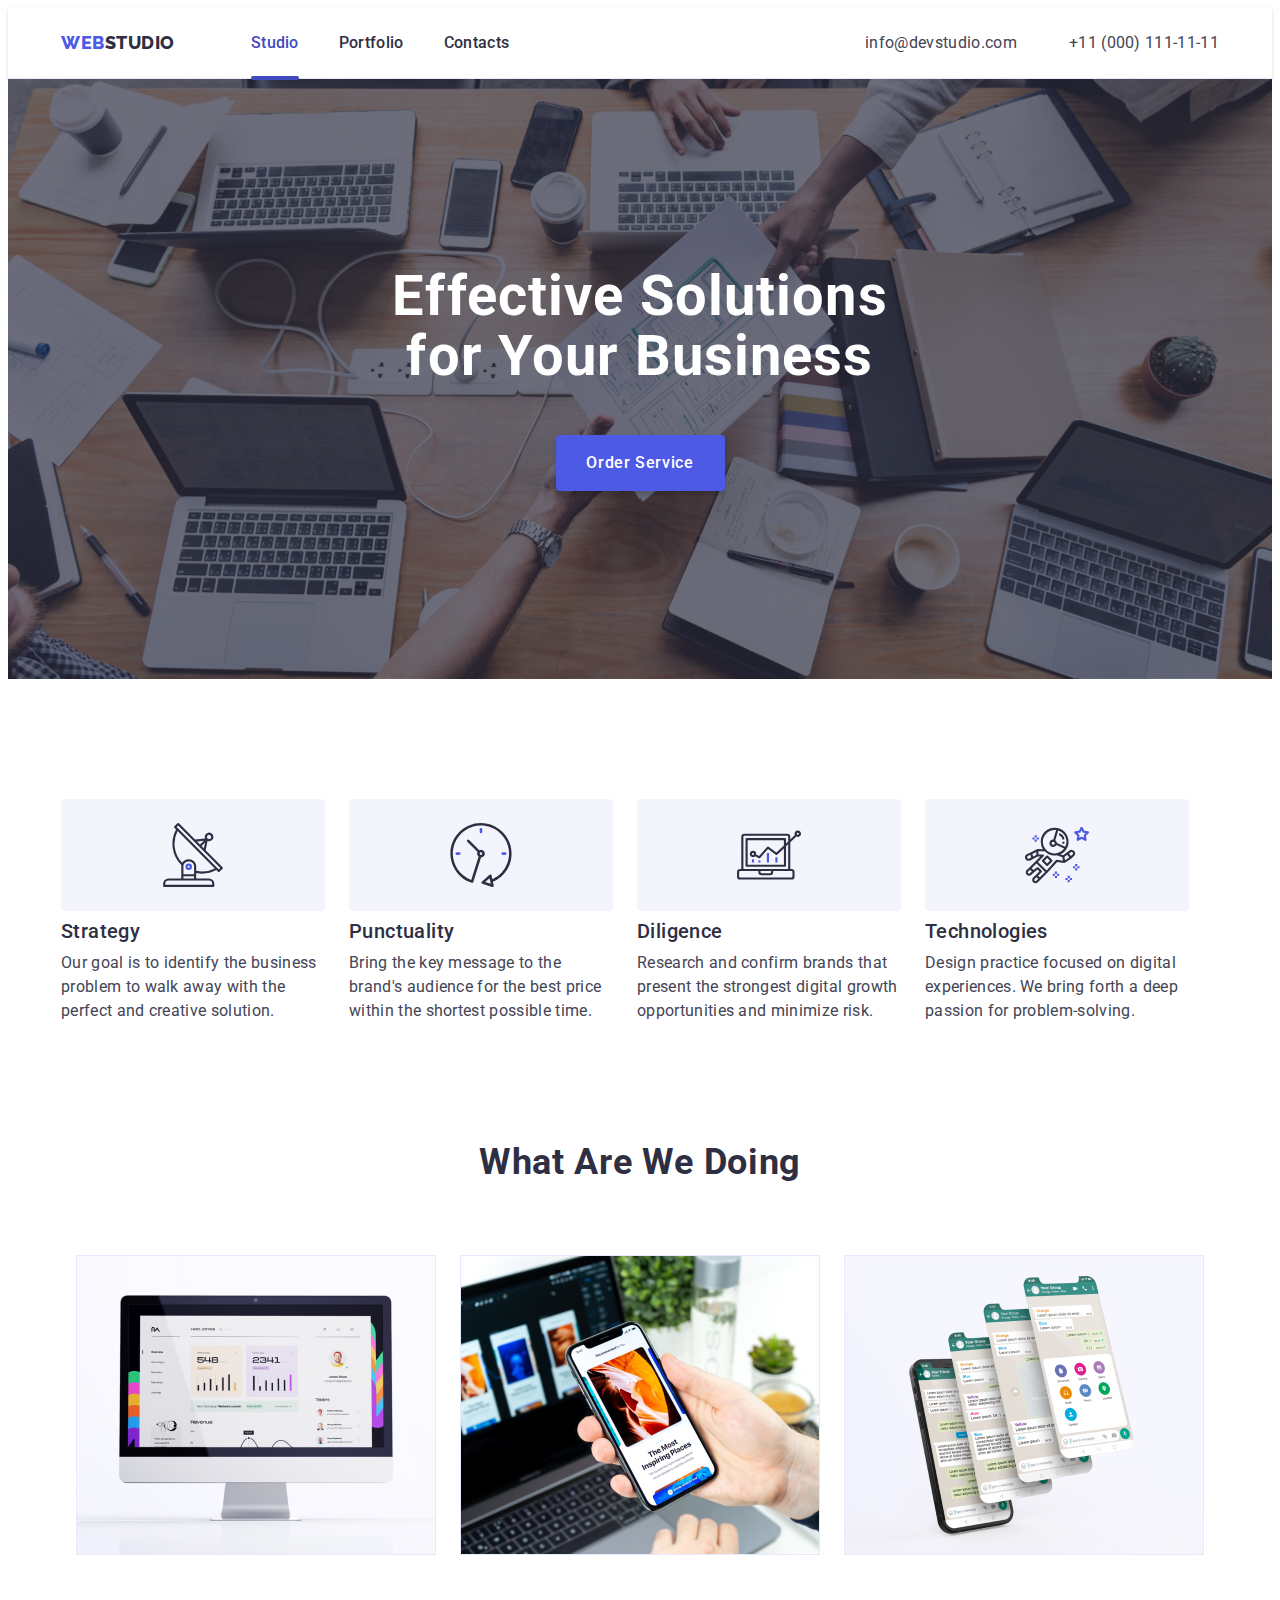
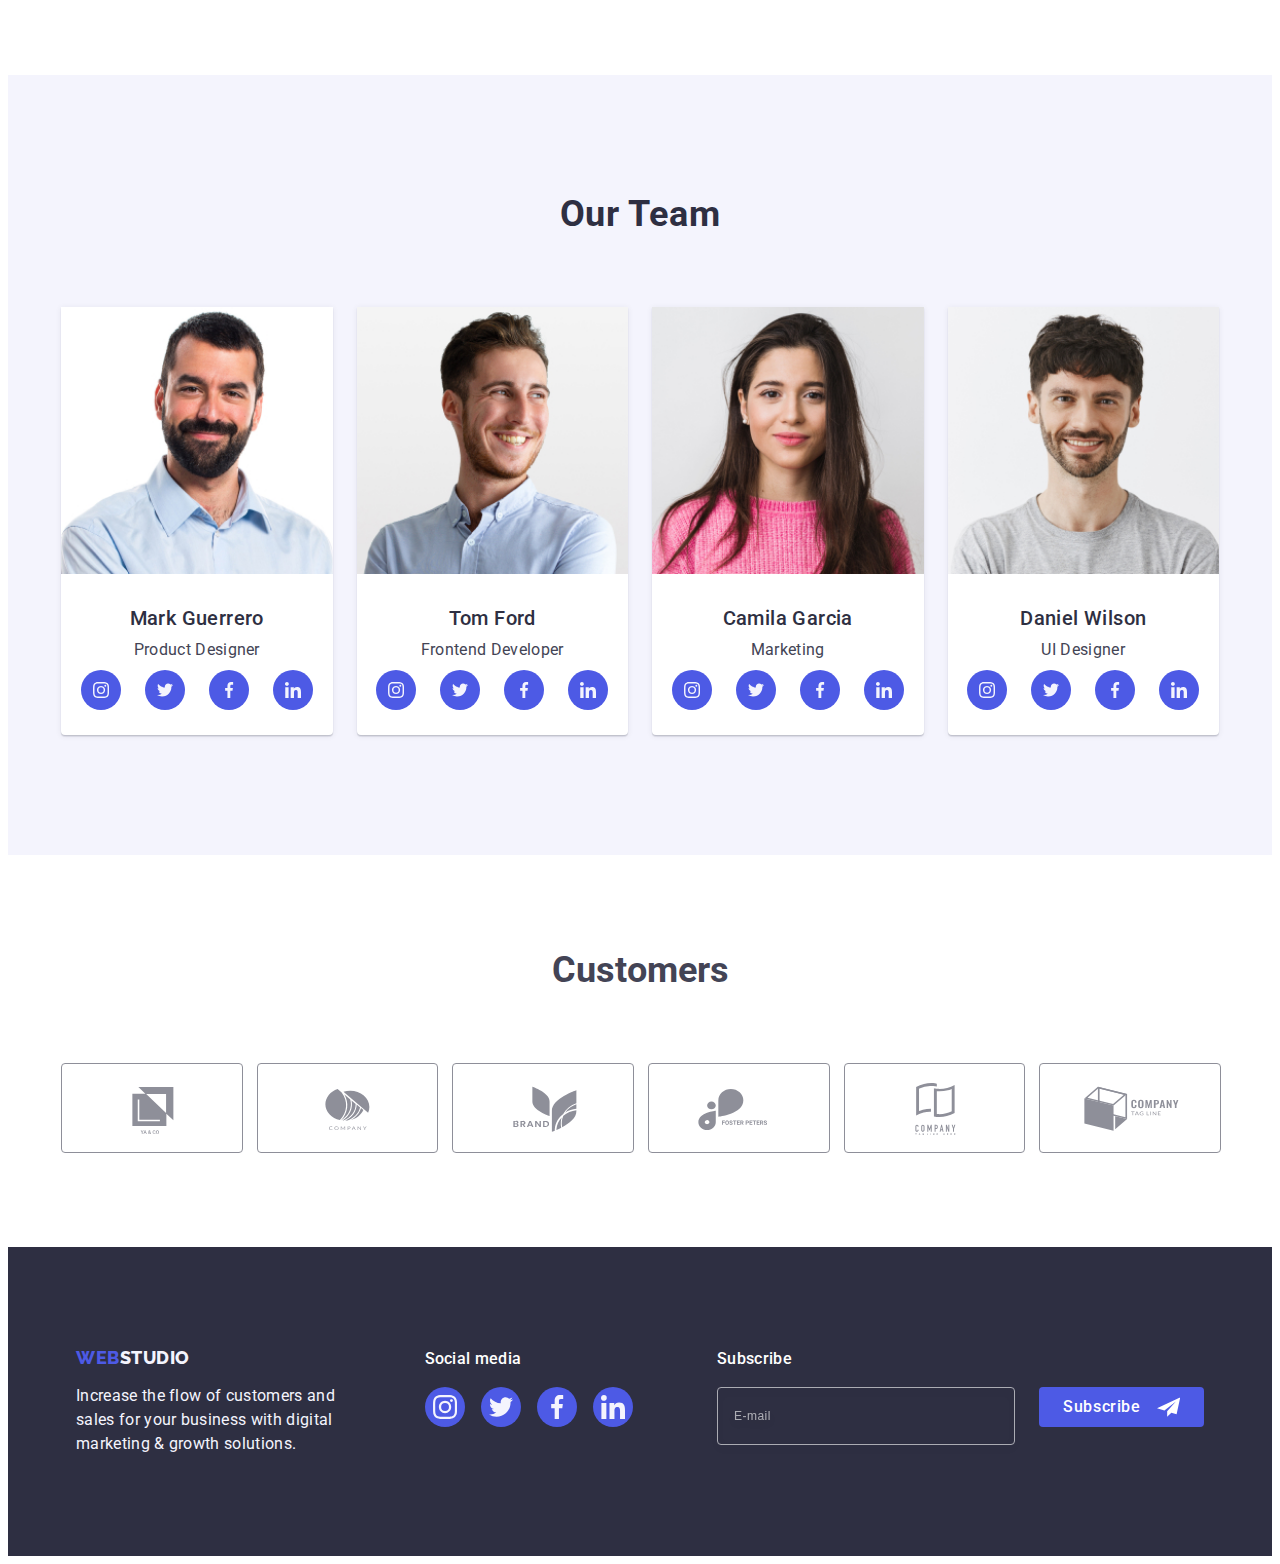
<file: index.html>
<!DOCTYPE html>
<html lang="en">
  <head>
    <meta charset="UTF-8" />
    <meta http-equiv="X-UA-Compatible" content="IE=edge" />
    <meta name="viewport" content="width=device-width, initial-scale=1.0" />
    <title>WebStudio</title>
    <link
      rel="stylesheet"
      href="https://cdnjs.cloudflare.com/ajax/libs/modern-normalize/2.0.0/modern-normalize.min.css"
      integrity="sha512-4xo8blKMVCiXpTaLzQSLSw3KFOVPWhm/TRtuPVc4WG6kUgjH6J03IBuG7JZPkcWMxJ5huwaBpOpnwYElP/m6wg=="
      crossorigin="anonymous"
      referrerpolicy="no-referrer"
    />
    <link href="https://unpkg.com/aos@2.3.1/dist/aos.css" rel="stylesheet">

    <link rel="stylesheet" href="./css/styles.css" />
    <link rel="stylesheet" href="./css/tablet.css" />
    <link rel="stylesheet" href="./css/destop.css" />
    <link rel="preconnect" href="https://fonts.googleapis.com" />
    <link rel="preconnect" href="https://fonts.gstatic.com" crossorigin />
    <link
      href="https://fonts.googleapis.com/css2?family=Raleway:wght@800&family=Roboto:wght@400;500;700&display=swap"
      rel="stylesheet"
    />
  
   
    
  </head>
  <body>
    <!--HEADER-->

    <header class="header-section">
      <div class="container header-container">
        <nav class="header-navigation">
          <a href="./index.html" class="header-logo-first link logo-title"
            >Web
            <span class="header-logo-second link logo-title">Studio</span></a
          >
          <ul class="nav-list list">
            <li class="nav-item">
              <a class="header-link current link " href="./index.html">Studio</a>
            </li>
            <li class="nav-item">
              <a class="header-link link" href="./portfolio.html">Portfolio</a>
            </li>
            <li class="nav-item">
              <a class="header-link link" href="">Contacts</a>
            </li>
          </ul>
        </nav>
        <address class="address">
          <ul class="address-list list">
            <li class="address-item">
              <a class="address-link link" href="mailto:info@devstudio.com"
                >info@devstudio.com</a
              >
            </li>
            <li class="address-item">
              <a class="address-link link" href="tel:+110001111111"
                >+11 (000) 111-11-11</a
              >
            </li>
          </ul>
        </address>
        <button type="button" class="mobile-menu-btn js-open-menu">
          <svg class="mobile-menu-btn-icon" width="32" height="22">
            <use href="./images/icons.svg#icon-menu-hamburger"></use>
          </svg>
        </button>
      </div>
      <div class="mob-menu js-menu-container">
        <button type="button" class="mobil-close-btn  js-close-menu">
          <svg class="mobil-close-btn-icon" width="8" height="8">
            <use href="./images/icons.svg#icon-icon-close-modal"></use>
          </svg>
        </button>
        <div>
          <ul class="mob-list list">
            <li class="mob-item">
              <a class="mob-link current link" href="./index.html">Studio</a>
            </li>
            <li class="mob-item">
              <a class="mob-link link" href="./portfolio.html">Portfolio</a>
            </li>
            <li class="mob-item">
              <a class="mob-link link" href="">Contacts</a>
            </li>
          </ul>
        </div>
<div>
          <ul class="mob-address-list list">
            <li class="mob-address-item">
              <a class="tel-mob-address-link link" href="tel:+110001111111"
                >+11 (000) 111-11-11</a
              >
            </li>
            <li class="email-mob-address-item">
              <a class="mob-address-link link" href="mailto:info@devstudio.com"
                >info@devstudio.com</a
              >
            </li>
</ul>
          <ul class="mob-soc-list list">
            <li class="mob-soc-item">
              <a
                href=""
                class="mob-soc-link link"
                target="_blank"
                rel="noopener noreferrer"
              >
                <svg class="mob-soc-icon" width="24" height="24">
                  <use href="./images/icons.svg#icon-instagram"></use></svg
              ></a>
            </li>
            <li class="mob-soc-item">
              <a
                href=""
                class="mob-soc-link link"
                target="_blank"
                rel="noopener noreferrer"
              >
                <svg class="mob-soc-icon" width="24" height="24">
                  <use href="./images/icons.svg#icon-twitter"></use>
                </svg>
              </a>
            </li>
            <li class="mob-soc-item">
              <a
                href=""
                class="mob-soc-link link"
                target="_blank"
                rel="noopener noreferrer"
              >
                <svg class="mob-soc-icon" width="24" height="24">
                  <use href="./images/icons.svg#icon-facebook"></use></svg
              ></a>
            </li>
            <li class="mob-soc-item">
              <a
                href=""
                class="mob-soc-link link"
                target="_blank"
                rel="noopener noreferrer"
              >
                <svg class="mob-soc-icon" width="24" height="24">
                  <use href="./images/icons.svg#icon-linkedin"></use></svg
              ></a>
            </li>
          </ul>
        </div>

      </div>
    </header>
    <main>
      <!--HERO-->

    <section class="section-hero">
        <div class="container hero-container">
          <h1 class="headline">Effective Solutions for Your Business</h1>
          <button type="button" class="btn-hero" data-modal-open>Order Service</button>
        </div>
      </section>

      <!--OUR PRINCIPLES AND PRIORITIES-->

    <section class="section-principles">
        <div class="container principles-container">
          <h2 class="principles-title visually-hidden">
            OUR PRINCIPLES AND PRIORITIES
          </h2>
          <ul class="principles-list list">
            <li class="principles-item">
              <div class="program-logo"><svg class="svg-icon" width="64" height="64">
                <use href="./images/icons.svg#icon-antenna"></use>
              </svg></div>
              <h3 class="page-subtitle">Strategy</h3>
              <p class="principles-text">
                Our goal is to identify the business problem to walk away with
                the perfect and creative solution.
              </p>
            </li>
            <li class="principles-item">
              <div class="program-logo"><svg class="svg-icon" width="64" height="64">
                <use href="./images/icons.svg#icon-clock"></use>
              </svg></div>
              <h3 class="page-subtitle">Punctuality</h3>
              <p class="principles-text">
                Bring the key message to the brand's audience for the best price
                within the shortest possible time.
              </p>
            </li>
            <li class="principles-item">
              <div class="program-logo"><svg class="svg-icon" width="64" height="64">
                <use href="./images/icons.svg#icon-diagram"></use>
              </svg></div>
              <h3 class="page-subtitle">Diligence</h3>
              <p class="principles-text">
                Research and confirm brands that present the strongest digital
                growth opportunities and minimize risk.
              </p>
            </li>
            <li class="principles-item">
              <div class="program-logo"><svg class="svg-icon" width="64" height="64">
                <use href="./images/icons.svg#icon-astronaut"></use>
              </svg></div>
              <h3 class="page-subtitle">Technologies</h3>
              <p class="principles-text">
                Design practice focused on digital experiences. We bring forth a
                deep passion for problem-solving.
              </p>
            </li>
          </ul>
        </div>
      </section> 

      <!--OUR PRODUCTS-->

      <section class="product-section">
        <div class="container product-container">
          <h2 class="body-title">What are we doing</h2>
          <ul class="product-list list">
            <li class="product-item">
              <picture>
                <source
                  srcset="
                    ./images/futures/computer-app.jpg    1x,
                    ./images/futures/computer-app-2x.jpg 2x
                  "
                  media="(min-width: 1200px)"
                />
                <source
                  srcset="
                    ./images/futures/computer-app.jpg    1x,
                    ./images/futures/computer-app-2x.jpg 2x
                  "
                  media="(min-width: 768px)"
                />
                <source
                  srcset="
                    ./images/futures/computer-app.jpg    1x,
                    ./images/futures/computer-app-2x.jpg 2x
                  "
                  media="(max-width: 768px)"
                />

                <img
                src="./images/futures/computer-app.jpg"
                alt="computer programs"
                width="360"
                height="300"
              />
              </picture>
            
            </li>
          
            <li class="product-item">
              <source
              srcset="
                ./images/futures/phone-app.jpg    1x,
                ./images/futures/phone-app-2x.jpg 2x
              "
              media="(min-width: 1200px)"
            />
            <source
              srcset="
                ./images/futures/phone-app.jpg    1x,
                ./images/futures/phone-app-2x.jpg 2x
              "
              media="(min-width: 768px)"
            />
            <source
              srcset="
                ./images/futures/phone-app.jpg    1x,
                ./images/futures/phone-app-2x.jpg 2x
              "
              media="(max-width: 768px)"
            />
            <img
              src="./images/futures/phone-app.jpg"
              alt="programs for mobile devices"
              width="360"
              height="300"
            />
          </picture>

            </li>
            <li class="product-item">
              <picture>
                <source
                  srcset="
                    ./images/futures/multyplatform-apps.jpg    1x,
                    ./images/futures/multyplatform-apps-2x.jpg 2x
                  "
                  media="(min-width: 1200px)"
                />
                <source
                  srcset="
                    ./images/futures/multyplatform-apps.jpg    1x,
                    ./images/futures/multyplatform-apps-2x.jpg 2x
                  "
                  media="(min-width: 768px)"
                />
                <source
                  srcset="
                    ./images/futures/multyplatform-apps.jpg    1x,
                    ./images/futures/multyplatform-apps-2x.jpg 2x
                  "
                  media="(max-width: 768px)"
                />
                <img
                  src="./images/futures/multyplatform-apps.jpg"
                  alt="multiplatform programs"
                  width="360"
                  height="300"
                />
              </picture>
            
              
            </li>
          </ul>
        </div>
      </section> 

      <!--OUR TEAM-->

      <section class="team-section">
        <div class="container team-container">
          <h2 class="body-title">Our Team</h2>
          <ul class="team-list list"> 
            <li class="team-item">
              <picture>
                <source
                  srcset="
                    ./images/team/mark-guerrero.jpg    1x,
                    ./images/team/mark-guerrero-2x.jpg 2x
                  "
                  media="(min-width: 1200px)"
                />
                <source
                  srcset="
                    ./images/team/mark-guerrero.jpg    1x,
                    ./images/team/mark-guerrero-2x.jpg 2x
                  "
                  media="(min-width: 768px)"
                />
                <source
                  srcset="
                    ./images/team/mark-guerrero.jpg    1x,
                    ./images/team/mark-guerrero-2x.jpg 2x
                  "
                  media="(max-width: 768px)"
                />
                <img
                src="./images/team/mark-guerrero.jpg"
                alt="Photo of Product Designer Mark Guerrero"
                width="264"
                height="260"
              />
              </picture>

              <div class="name-container">
                <h3 class="team-title">Mark Guerrero</h3>
                <p class="team-text">Product Designer</p>
                <ul class="tim-list-logo list">
                  <li class="tim-logo"><a href="" class="tim-logo-href">
                    <svg class="logo-eikon" width="16" height="16">
                      <use class="tims-ikons" href="./images/icons.svg#icon-instagram"></use></svg>
                  </a></li>
                  <li class="tim-logo"><a href="" class="tim-logo-href">
                    <svg class="logo-eikon" width="16" height="16">
                      <use class="tims-ikons" href="./images/icons.svg#icon-twitter"></use></svg>
                  </a></li>
                  <li class="tim-logo"><a href="" class="tim-logo-href">
                    <svg class="logo-eikon" width="16" height="16">
                      <use class="tims-ikons" href="./images/icons.svg#icon-facebook"></use></svg>
                  </a></li>
                  <li class="tim-logo"><a href="" class="tim-logo-href">
                    <svg class="logo-eikon" width="16" height="16">
                      <use class="tims-ikons" href="./images/icons.svg#icon-linkedin"></use></svg>
                  </a></li>
                </ul>
              </div>
            </li>
            <li class="team-item">
              <picture>
                <source
                  srcset="
                    ./images/team/tom-ford.jpg    1x,
                    ./images/team/tom-ford-2x.jpg 2x
                  "
                  media="(min-width: 1200px)"
                />
                <source
                  srcset="
                    ./images/team/tom-ford.jpg    1x,
                    ./images/team/tom-ford-2x.jpg 2x
                  "
                  media="(min-width: 768px)"
                />
                <source
                  srcset="
                    ./images/team/tom-ford.jpg    1x,
                    ./images/team/tom-ford-2x.jpg 2x
                  "
                  media="(max-width: 768px)"
                />
                <img
                  src="./images/team/tom-ford.jpg"
                  alt="Photo of Frontend Developer Tom Ford"
                  width="264"
                  height="260"
                />
              </picture>


              <div class="name-container">
                <h3 class="team-title">Tom Ford</h3>
                <p class="team-text">Frontend Developer</p>
                <ul class="tim-list-logo list">
                  <li class="tim-logo"><a href="" class="tim-logo-href">
                    <svg class="logo-eikon" width="16" height="16">
                      <use class="tims-ikons" href="./images/icons.svg#icon-instagram"></use></svg>
                  </a></li>
                  <li class="tim-logo"><a href="" class="tim-logo-href">
                    <svg class="logo-eikon" width="16" height="16">
                      <use class="tims-ikons" href="./images/icons.svg#icon-twitter"></use></svg>
                  </a></li>
                  <li class="tim-logo"><a href="" class="tim-logo-href">
                    <svg class="logo-eikon" width="16" height="16">
                      <use class="tims-ikons" href="./images/icons.svg#icon-facebook"></use></svg>
                  </a></li>
                  <li class="tim-logo"><a href="" class="tim-logo-href">
                    <svg class="logo-eikon" width="16" height="16">
                      <use class="tims-ikons" href="./images/icons.svg#icon-linkedin"></use></svg>
                  </a></li>
                </ul>
              </div>
            </li>
            <li class="team-item">
              <picture>
                <source
                  srcset="
                    ./images/team/camila-garcia.jpg    1x,
                    ./images/team/camila-garcia-2x.jpg 2x
                  "
                  media="(min-width: 1200px)"
                />
                <source
                  srcset="
                    ./images/team/camila-garcia.jpg    1x,
                    ./images/team/camila-garcia-2x.jpg 2x
                  "
                  media="(min-width: 768px)"
                />
                <source
                  srcset="
                    ./images/team/camila-garcia.jpg    1x,
                    ./images/team/camila-garcia-2x.jpg 2x
                  "
                  media="(max-width: 768px)"
                />
                <img
                  src="./images/team/camila-garcia.jpg"
                  alt="Photo of Marketing Camila Garcia"
                  width="264"
                  height="260"
                />
              </picture>
            
              <div class="name-container">
                <h3 class="team-title">Camila Garcia</h3>
                <p class="team-text">Marketing</p>
                <ul class="tim-list-logo list">
                  <li class="tim-logo"><a href="" class="tim-logo-href">
                    <svg class="logo-eikon" width="16" height="16">
                      <use class="tims-ikons" href="./images/icons.svg#icon-instagram"></use></svg>
                  </a></li>
                  <li class="tim-logo"><a href="" class="tim-logo-href">
                    <svg class="logo-eikon" width="16" height="16">
                      <use class="tims-ikons" href="./images/icons.svg#icon-twitter"></use></svg>
                  </a></li>
                  <li class="tim-logo"><a href="" class="tim-logo-href">
                    <svg class="logo-eikon" width="16" height="16">
                      <use class="tims-ikons" href="./images/icons.svg#icon-facebook"></use></svg>
                  </a></li>
                  <li class="tim-logo"><a href="" class="tim-logo-href">
                    <svg class="logo-eikon" width="16" height="16">
                      <use class="tims-ikons" href="./images/icons.svg#icon-linkedin"></use></svg>
                  </a></li>
                </ul>
              </div>
            </li>
            <li class="team-item">
              <picture>
                <source
                  srcset="
                    ./images/team/daniel-wilson.jpg    1x,
                    ./images/team/daniel-wilson-2x.jpg 2x
                  "
                  media="(min-width: 1200px)"
                />
                <source
                  srcset="
                    ./images/team/daniel-wilson.jpg    1x,
                    ./images/team/daniel-wilson-2x.jpg 2x
                  "
                  media="(min-width: 768px)"
                />
                <source
                  srcset="
                    ./images/team/daniel-wilson.jpg    1x,
                    ./images/team/daniel-wilson-2x.jpg 2x
                  "
                  media="(max-width: 768px)"
                />
                <img
                  src="./images/team/daniel-wilson.jpg"
                  alt="Photo of UI Designer Daniel Wilson"
                  width="264"
                  height="260"
                />
              </picture>
            
              <div class="name-container">
                <h3 class="team-title">Daniel Wilson</h3>
                <p class="team-text">UI Designer</p>
                <ul class="tim-list-logo list">
                  <li class="tim-logo"><a href="" class="tim-logo-href">
                    <svg class="logo-eikon" width="16" height="16">
                      <use class="tims-ikons" href="./images/icons.svg#icon-instagram"></use></svg>
                  </a></li>
                  <li class="tim-logo"><a href="" class="tim-logo-href">
                    <svg class="logo-eikon" width="16" height="16">
                      <use class="tims-ikons" href="./images/icons.svg#icon-twitter"></use></svg>
                  </a></li>
                  <li class="tim-logo"><a href="" class="tim-logo-href">
                    <svg class="logo-eikon" width="16" height="16">
                      <use class="tims-ikons" href="./images/icons.svg#icon-facebook"></use></svg>
                  </a></li>
                  <li class="tim-logo"><a href="" class="tim-logo-href">
                    <svg class="logo-eikon" width="16" height="16">
                      <use class="tims-ikons" href="./images/icons.svg#icon-linkedin"></use></svg>
                  </a></li>
                </ul>
              </div>
            </li>
          </ul>
        </div>
      </section> 

        <!---Customers-->

    <section class="section-customers">
      <div class="box-customers container">
        <h2 class="customers">Customers</h2>
        <ul class="customers-list list" >
          <li class="customers-item"><a href="" class="customers-link" >
            <svg class="customers-icon" width="104" height="56">
              <use href="./images/icons.svg#icon-Logo-1"></use>
            </svg>
          </a></li>
          <li class="customers-item"><a href="" class="customers-link">
            <svg class="customers-icon" width="104" height="56">
              <use href="./images/icons.svg#icon-Logo-2"></use>
            </svg>
          </a></li>
          <li class="customers-item"><a href="" class="customers-link">
            <svg class="customers-icon" width="104" height="56">
              <use href="./images/icons.svg#icon-Logo-3"></use>
            </svg>
          </a></li>
          <li class="customers-item"><a href="" class="customers-link">
            <svg class="customers-icon" width="104" height="56">
              <use href="./images/icons.svg#icon-Logo-4"></use>
            </svg>
          </a></li>
          <li class="customers-item"><a href="" class="customers-link">
            <svg class="customers-icon" width="104" height="56">
              <use href="./images/icons.svg#icon-Logo-5"></use>
            </svg>
          </a></li>
          <li class="customers-item"><a href="" class="customers-link">
            <svg class="customers-icon" width="104" height="56">
              <use href="./images/icons.svg#icon-Logo-6"></use>
            </svg>
          </a></li>
        </ul>
      </div>
    </section>
    
    </main>

    <!--FOOTER-->

     <footer class="footer-section">
      <div class="container-foot container">
      <div class="footer-container">
        <a href="./index.html" class="footer-logo-first link logo-title"
          >Web<span class="footer-logo-second link logo-title">Studio</span></a
        >
        <p class="footer-text">
          Increase the flow of customers and sales for your business with
          digital marketing & growth solutions.
        </p>
      </div>
      <div class="soc-coteiner">
        <p class="social-media">Social media</p>
        <ul class="tim-list-footer list">
          <li class="tim-logo"><a href="" class="tim-logo-link">
            <svg class="logo-eikon" width="24" height="24">
              <use class="tims-ikons" href="./images/icons.svg#icon-instagram"></use></svg>
          </a></li>
          <li class="tim-logo"><a href="" class="tim-logo-link">
            <svg class="logo-eikon" width="24" height="24">
              <use class="tims-ikons" href="./images/icons.svg#icon-twitter"></use></svg>
          </a></li>
          <li class="tim-logo"><a href="" class="tim-logo-link">
            <svg class="logo-eikon" width="24" height="24">
              <use class="tims-ikons" href="./images/icons.svg#icon-facebook"></use></svg>
          </a></li>
          <li class="tim-logo"><a href="" class="tim-logo-link">
            <svg class="logo-eikon" width="24" height="24">
              <use class="tims-ikons" href="./images/icons.svg#icon-linkedin"></use></svg>
          </a></li>
        </ul>
      </div>
      <div class="sub-container">
        <p class="footer-soc-text">Subscribe</p>
        <form class="sub-form">
          <label class="sub-label">
            <input
              class="sub-input"
              type="email"
              name="user-email"
              placeholder="E-mail"
            />
          </label>
          <button class="sub-btn" type="submit">
            Subscribe
            <svg class="sub-icon" width="24" height="24">
              <use href="./images/icons.svg#icon-Frame-3"></use>
            </svg>
          </button>
        </form>
      </div>
    </div>
    </footer>


    <div class="backdrop is-hidden" data-modal>
      <div class="modal">
        <button type="button" class="modal-close-btn" data-modal-close>
          <svg class="modal-close-btn-icon" width="8" height="8">
            <use href="./images/icons.svg#icon-logo87"></use>
          </svg>
        </button>
        <p class="modal-title">Leave your contacts and we will call you back</p>
        <form class="modal-form">
          <div class="modal-field">
            <label for="user-name" class="input-label">Name</label>
            <div class="input-wrap">
              <input
                type="text"
                name="user-name"
                id="user-name"
                class="modal-input"
                minlength="2"
                maxlength="10"
                required
              />
              <svg class="modal-icon" width="18" height="24">
                <use href="./images/icons.svg#icon-person"></use>
              </svg>
            </div>
          </div>
          <div class="modal-field">
            <label for="user-phone" class="input-label">Phone</label>
            <div class="input-wrap">
              <input
                type="tel"
                name="user-phone"
                id="user-phone"
                class="modal-input"
                pattern="[\+]\d{2}\s[\(]\d{3}[\)]\s\d{3}[\-]\d{2}[\-]\d{2}"
                title="+11 (000) 111-11-11"
                required
              />
              <svg class="modal-icon" width="18" height="24">
                <use href="./images/icons.svg#icon-phone"></use>
              </svg>
            </div>
          </div>
          <div class="modal-field">
            <label for="user-email" class="input-label">Email</label>
            <div class="input-wrap">
              <input
                type="email"
                name="user-email"
                id="user-email"
                class="modal-input"
                pattern="[a-z0-9._%+-]+@[a-z0-9.-]+\.[a-z]{2,4}$"
                title="info@devstudio.com"
                required
              />
              <svg class="modal-icon" width="18" height="24">
                <use href="./images/icons.svg#icon-email"></use>
              </svg>
            </div>
          </div>

          <div class="modal-field-comment">
            <label for="user-comment" class="input-label">Comment</label>
            <textarea
              name="user-comment"
              id="user-comment"
              class="modal-comment"
              placeholder="Text input"
            ></textarea>
          </div>

          <div class="modal-field-check">
            <input
              value="true"
              id="user-privacy"
              type="checkbox"
              name="user-privacy"
              class="modal-check visually-hidden"
              required
            />
            <label for="user-privacy" class="check-text">
              <span class="privacy-check"
                ><svg class="check-icon" width="10" height="8">
                  <use href="./images/icons.svg#icon-Vector"></use></svg
              ></span>
              I accept the terms and conditions of the
              <a class="check-link" href="#"> Privacy Policy</a>
            </label>
          </div>
          <button type="submit" class="modal-send-btn">Send</button>
        </form>
      </div>
    </div>
    
    <script src="https://unpkg.com/aos@2.3.1/dist/aos.js"></script>
     
    <script>
      AOS.init();
    </script>
    <script src="./js/modal.js"></script>
    <script src="./js/mobil.js"></script>
    
  </body>
</html>
</file>
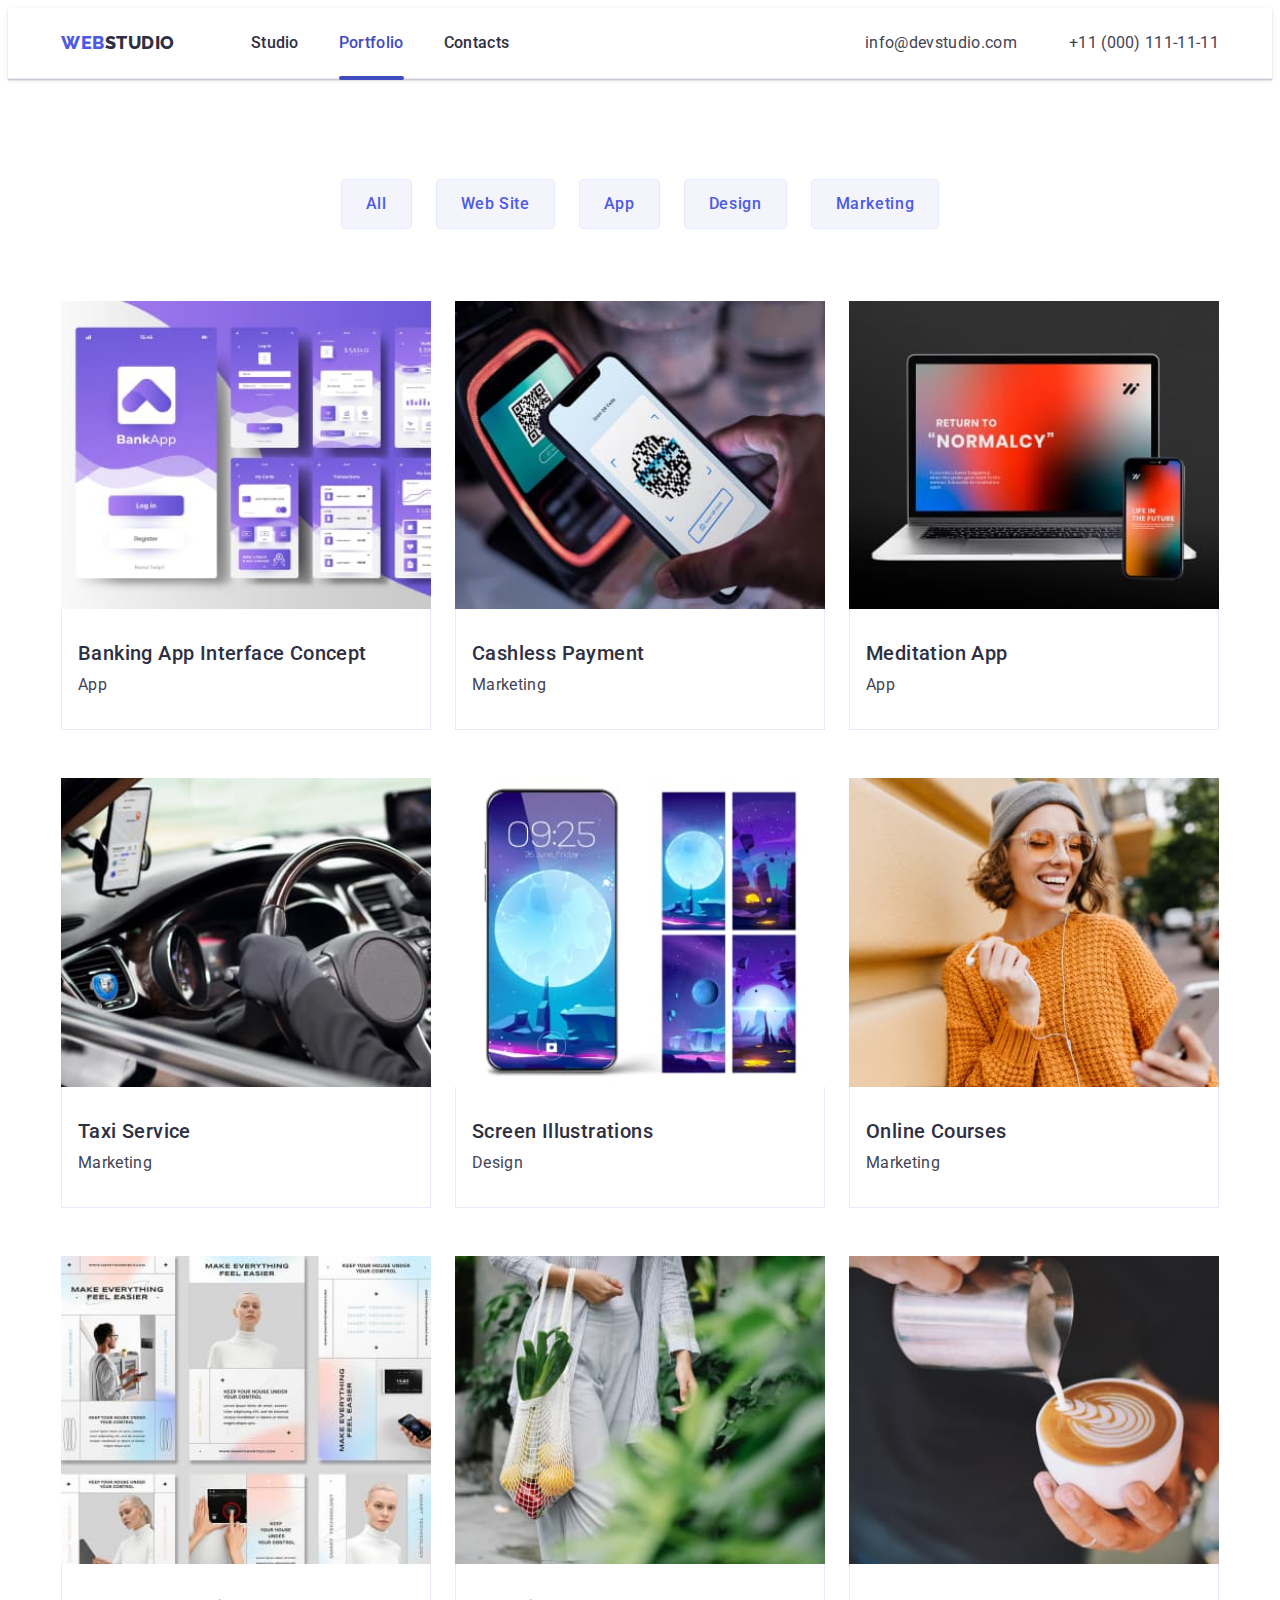
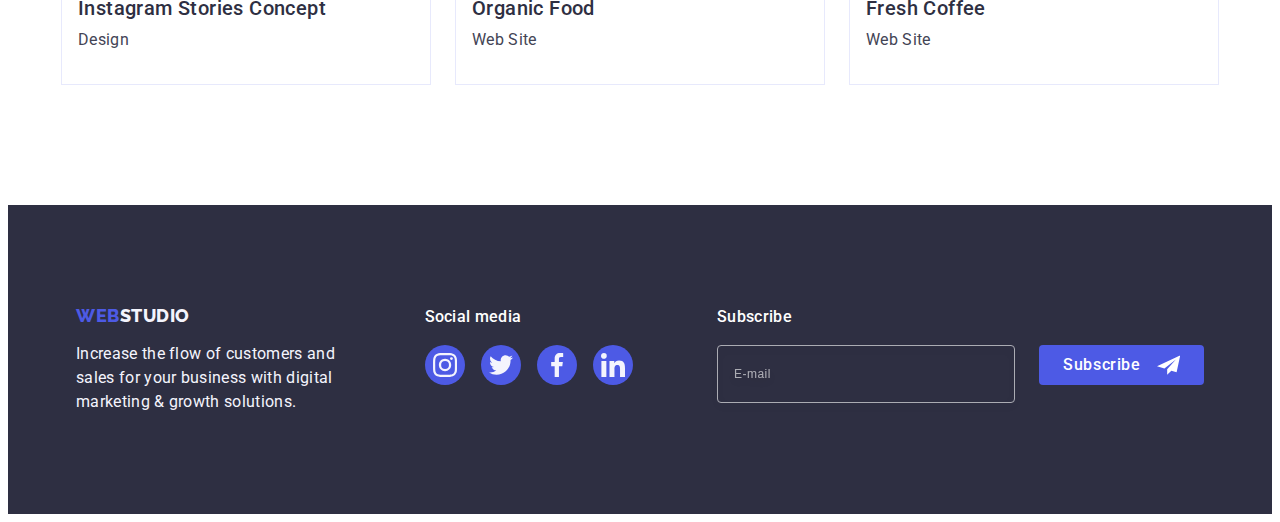
<file: portfolio.html>
<!DOCTYPE html>
<html lang="en">
  <head>
    <meta charset="UTF-8" />
    <meta http-equiv="X-UA-Compatible" content="IE=edge" />
    <meta name="viewport" content="width=device-width, initial-scale=1.0" />
    <title>WebStudio</title>
    <link
      rel="stylesheet"
      href="https://cdnjs.cloudflare.com/ajax/libs/modern-normalize/2.0.0/modern-normalize.min.css"
      integrity="sha512-4xo8blKMVCiXpTaLzQSLSw3KFOVPWhm/TRtuPVc4WG6kUgjH6J03IBuG7JZPkcWMxJ5huwaBpOpnwYElP/m6wg=="
      crossorigin="anonymous"
      referrerpolicy="no-referrer"
    />

    <link rel="stylesheet" href="./css/styles.css" />
    <link rel="stylesheet" href="./css/tablet.css" />
    <link rel="stylesheet" href="./css/destop.css" />
    <link rel="preconnect" href="https://fonts.googleapis.com" />
    <link rel="preconnect" href="https://fonts.gstatic.com" crossorigin />
    <link
      href="https://fonts.googleapis.com/css2?family=Raleway:wght@800&family=Roboto:wght@400;500;700&display=swap"
      rel="stylesheet"
    />
  </head>
  <body>
    <!--HEADER-->

    <header class="header-section">
      <div class="container header-container">
        <nav class="header-navigation">
          <a href="./index.html" class="header-logo-first link logo-title"
            >Web
            <span class="header-logo-second link logo-title">Studio</span></a
          >
          <ul class="nav-list list">
            <li class="nav-item">
              <a class="header-link link " href="./index.html">Studio</a>
            </li>
            <li class="nav-item">
              <a class="header-link current link" href="./portfolio.html">Portfolio</a>
            </li>
            <li class="nav-item">
              <a class="header-link link" href="">Contacts</a>
            </li>
          </ul>
        </nav>
        <address class="address">
          <ul class="address-list list">
            <li class="address-item">
              <a class="address-link link" href="mailto:info@devstudio.com"
                >info@devstudio.com</a
              >
            </li>
            <li class="address-item">
              <a class="address-link link" href="tel:+110001111111"
                >+11 (000) 111-11-11</a
              >
            </li>
          </ul>
        </address>
        <button type="button" class="mobile-menu-btn js-open-menu">
          <svg class="mobile-menu-btn-icon" width="32" height="22">
            <use href="./images/icons.svg#icon-menu-hamburger"></use>
          </svg>
        </button>
      </div>
      <div class="mob-menu js-menu-container">
        <button type="button" class="mobil-close-btn  js-close-menu">
          <svg class="mobil-close-btn-icon" width="8" height="8">
            <use href="./images/icons.svg#icon-icon-close-modal"></use>
          </svg>
        </button>
        <div>
          <ul class="mob-list list">
            <li class="mob-item">
              <a class="mob-link link" href="./index.html">Studio</a>
            </li>
            <li class="mob-item">
              <a class="mob-link current link" href="./portfolio.html">Portfolio</a>
            </li>
            <li class="mob-item">
              <a class="mob-link link" href="">Contacts</a>
            </li>
          </ul>
        </div>
<div>
          <ul class="mob-address-list list">
            <li class="mob-address-item">
              <a class="tel-mob-address-link link" href="tel:+110001111111"
                >+11 (000) 111-11-11</a
              >
            </li>
            <li class="email-mob-address-item">
              <a class="mob-address-link link" href="mailto:info@devstudio.com"
                >info@devstudio.com</a
              >
            </li>
</ul>
          <ul class="mob-soc-list list">
            <li class="mob-soc-item">
              <a
                href=""
                class="mob-soc-link link"
                target="_blank"
                rel="noopener noreferrer"
              >
                <svg class="mob-soc-icon" width="24" height="24">
                  <use href="./images/icons.svg#icon-instagram"></use></svg
              ></a>
            </li>
            <li class="mob-soc-item">
              <a
                href=""
                class="mob-soc-link link"
                target="_blank"
                rel="noopener noreferrer"
              >
                <svg class="mob-soc-icon" width="24" height="24">
                  <use href="./images/icons.svg#icon-twitter"></use>
                </svg>
              </a>
            </li>
            <li class="mob-soc-item">
              <a
                href=""
                class="mob-soc-link link"
                target="_blank"
                rel="noopener noreferrer"
              >
                <svg class="mob-soc-icon" width="24" height="24">
                  <use href="./images/icons.svg#icon-facebook"></use></svg
              ></a>
            </li>
            <li class="mob-soc-item">
              <a
                href=""
                class="mob-soc-link link"
                target="_blank"
                rel="noopener noreferrer"
              >
                <svg class="mob-soc-icon" width="24" height="24">
                  <use href="./images/icons.svg#icon-linkedin"></use></svg
              ></a>
            </li>
          </ul>
        </div>

      </div>
    </header>
    <main>
      <!-- MENU BUTTON -->

      <section class="section-portfoloi">
        <div class="container btn-container">
          <h1 class="headline visually-hidden">PORTFOLIO</h1>
          <ul class="btn-list list">
            <li class="btn-item">
              <button type="button" class="btn-portfolio">All</button>
            </li>
            <li class="btn-item">
              <button type="button" class="btn-portfolio">Web Site</button>
            </li>
            <li class="btn-item">
              <button type="button" class="btn-portfolio">App</button>
            </li>
            <li class="btn-item">
              <button type="button" class="btn-portfolio">Design</button>
            </li>
            <li class="btn-item">
              <button type="button" class="btn-portfolio">Marketing</button>
            </li>
          </ul>

          <!-- OUR GALLERY -->
          <ul class="gallery-list list">
            <li class="gallery-item">
              <a class="gallery-link link" href=""
                >
                <div class="gallery-img-wrapper">
                  <picture>
                    <source
                      srcset="
                        ./images/gallery/banking-app-interface-concept.jpg    1x,
                        ./images/gallery/banking-app-interface-concept-2x.jpg 2x
                      "
                      media="(min-width: 1200px)"
                    />
                    <source
                      srcset="
                        ./images/gallery/banking-app-interface-concept-tab-1x.jpg 1x,
                        ./images/gallery/banking-app-interface-concept-tab-2x.jpg 2x
                      "
                      media="(min-width: 768px)"
                    />
                    <source
                      srcset="
                        ./images/gallery/banking-app-interface-concept-mob-1x.jpg 1x,
                        ./images/gallery/banking-app-interface-concept-mob-2x.jpg 2x
                      "
                      media="(max-width: 768px)"
                    />

                    <img
                    src="./images/gallery/banking-app-interface-concept.jpg"
                    alt="App interface"
                    width="360"
                    height="300"
                  />
                </picture>
            
                <p class="paragraf-gallery">14 Stylish and User-Friendly App Design Concepts ·
                  Task Manager App · Calorie Tracker App ·
                    Exotic Fruit Ecommerce App · Cloud Storage App</p>
                </div>
                <div class="container-gallery">
                  <h2 class="gallery-title">Banking App Interface Concept</h2>
                  <p class="gallery-text">App</p>
                </div>
              </a>
            </li>
            <li class="gallery-item">
              <a class="gallery-link link" href=""
                >
                <div class="gallery-img-wrapper">
                  <picture>
                    <source
                    srcset="
                    ./images/gallery/cashless-payment.jpg    1x,
                    ./images/gallery/cashless-payment-2x.jpg 2x
                  "
                  media="(min-width: 1200px)"
                />
                <source
                  srcset="
                    ./images/gallery/cashless-payment-tab-1x.jpg 1x,
                    ./images/gallery/cashless-payment-tab-2x.jpg 2x
                  "
                  media="(min-width: 768px)"
                />
                <source
                  srcset="
                    ./images/gallery/cashless-payment-mob-1x.jpg 1x,
                    ./images/gallery/cashless-payment-mob-2x.jpg 2x
                  "
                  media="(max-width: 768px)"
                />
                <img
                  src="./images/gallery/cashless-payment.jpg"
                  alt="Phone scans code for payment"
                  width="360"
                  height="300"
                />
                  </picture>
              
                <p class="paragraf-gallery">14 Stylish and User-Friendly App Design Concepts ·
                  Task Manager App · Calorie Tracker App ·
                    Exotic Fruit Ecommerce App · Cloud Storage App</p>
              </div>
                <div class="container-gallery">
                  <h2 class="gallery-title">Cashless Payment</h2>
                  <p class="gallery-text">Marketing</p>
                </div>
              </a>
            </li>
            <li class="gallery-item">
              <a class="gallery-link link" href=""
                >
                <div class="gallery-img-wrapper">
                  <picture>
                    <source
                      srcset="
                        ./images/gallery/meditation-app.jpg    1x,
                        ./images/gallery/meditation-app-2x.jpg 2x
                      "
                      media="(min-width: 1200px)"
                    />
                    <source
                      srcset="
                        ./images/gallery/meditation-app-tab-1x.jpg 1x,
                        ./images/gallery/meditation-app-tab-2x.jpg 2x
                      "
                      media="(min-width: 768px)"
                    />
                    <source
                      srcset="
                        ./images/gallery/meditation-app-mob-1x.jpg 1x,
                        ./images/gallery/meditation-app-mob-2x.jpg 2x
                      "
                      media="(max-width: 768px)"
                    />
                    <img
                      src="./images/gallery/meditation-app.jpg"
                      alt="Demonstration of the application on a laptop and phone"
                      width="360"
                      height="300"
                    />
                  </picture>
                <p class="paragraf-gallery">14 Stylish and User-Friendly App Design Concepts ·
                  Task Manager App · Calorie Tracker App ·
                    Exotic Fruit Ecommerce App · Cloud Storage App</p>
              </div>
                <div class="container-gallery">
                  <h2 class="gallery-title">Meditation App</h2>
                  <p class="gallery-text">App</p>
                </div>
              </a>
            </li>
            <li class="gallery-item">
              <a class="gallery-link link" href=""
                >
                <div class="gallery-img-wrapper">
                  <picture>
                    <source
                      srcset="
                        ./images/gallery/taxi-service.jpg    1x,
                        ./images/gallery/taxi-service-2x.jpg 2x
                      "
                      media="(min-width: 1200px)"
                    />
                    <source
                      srcset="
                        ./images/gallery/taxi-service-tab-1x.jpg 1x,
                        ./images/gallery/taxi-service-tab-2x.jpg 2x
                      "
                      media="(min-width: 768px)"
                    />
                    <source
                      srcset="
                        ./images/gallery/taxi-service-mob-1x.jpg 1x,
                        ./images/gallery/taxi-service-mob-2x.jpg 2x
                      "
                      media="(max-width: 768px)"
                    />
                    <img
                      src="./images/gallery/taxi-service.jpg"
                      alt="Taxi driver uses app on phone"
                      width="360"
                      height="300"
                    />
                  </picture>
                <p class="paragraf-gallery">14 Stylish and User-Friendly App Design Concepts ·
                  Task Manager App · Calorie Tracker App ·
                    Exotic Fruit Ecommerce App · Cloud Storage App</p>
              </div>
                <div class="container-gallery">
                  <h2 class="gallery-title">Taxi Service</h2>
                  <p class="gallery-text">Marketing</p>
                </div>
              </a>
            </li>
            <li class="gallery-item">
              <a class="gallery-link link" href=""
                >
                <div class="gallery-img-wrapper">
                <img
                <picture>
                  <source
                    srcset="
                      ./images/gallery/screen-illustrations.jpg    1x,
                      ./images/gallery/screen-illustrations-2x.jpg 2x
                    "
                    media="(min-width: 1200px)"
                  />
                  <source
                    srcset="
                      ./images/gallery/screen-illustrations-tab-1x.jpg 1x,
                      ./images/gallery/screen-illustrations-tab-2x.jpg 2x
                    "
                    media="(min-width: 768px)"
                  />
                  <source
                    srcset="
                      ./images/gallery/screen-illustrations-mob-1x.jpg 1x,
                      ./images/gallery/screen-illustrations-mob-2x.jpg 2x
                    "
                    media="(max-width: 768px)"
                  />
                  <img
                    src="./images/gallery/screen-illustrations.jpg"
                    alt="Screen illustrations"
                    width="360"
                    height="300"
                  />
                </picture>
                <p class="paragraf-gallery">14 Stylish and User-Friendly App Design Concepts ·
                  Task Manager App · Calorie Tracker App ·
                    Exotic Fruit Ecommerce App · Cloud Storage App</p>
              </div>
                <div class="container-gallery">
                  <h2 class="gallery-title">Screen Illustrations</h2>
                  <p class="gallery-text">Design</p>
                </div>
              </a>
            </li>
            <li class="gallery-item">
              <a class="gallery-link link" href=""
                >
                <div class="gallery-img-wrapper">
                  <picture>
                    <source
                      srcset="
                        ./images/gallery/online-courses.jpg    1x,
                        ./images/gallery/online-courses-2x.jpg 2x
                      "
                      media="(min-width: 1200px)"
                    />
                    <source
                      srcset="
                        ./images/gallery/online-courses-tab-1x.jpg 1x,
                        ./images/gallery/online-courses-tab-2x.jpg 2x
                      "
                      media="(min-width: 768px)"
                    />
                    <source
                      srcset="
                        ./images/gallery/online-courses-mob-1x.jpg 1x,
                        ./images/gallery/online-courses-mob-2x.jpg 2x
                      "
                      media="(max-width: 768px)"
                    />
                    <img
                      src="./images/gallery/online-courses.jpg"
                      alt="Joyful girl watching online courses on her phone"
                      width="360"
                      height="300"
                    />
                  </picture>
                <p class="paragraf-gallery">14 Stylish and User-Friendly App Design Concepts ·
                  Task Manager App · Calorie Tracker App ·
                    Exotic Fruit Ecommerce App · Cloud Storage App</p>
              </div>
                <div class="container-gallery">
                  <h2 class="gallery-title">Online Courses</h2>
                  <p class="gallery-text">Marketing</p>
                </div>
              </a>
            </li>
            <li class="gallery-item">
              <a class="gallery-link link" href=""
                >
                <div class="gallery-img-wrapper">
                  <picture>
                    <source
                      srcset="
                        ./images/gallery/instagram-stories-concept.jpg    1x,
                        ./images/gallery/instagram-stories-concept-2x.jpg 2x
                      "
                      media="(min-width: 1200px)"
                    />
                    <source
                      srcset="
                        ./images/gallery/instagram-stories-concept-tab-1x.jpg 1x,
                        ./images/gallery/instagram-stories-concept-tab-2x.jpg 2x
                      "
                      media="(min-width: 768px)"
                    />
                    <source
                      srcset="
                        ./images/gallery/instagram-stories-concept-mob-1x.jpg 1x,
                        ./images/gallery/instagram-stories-concept-mob-2x.jpg 2x
                      "
                      media="(max-width: 768px)"
                    />
                    <img
                      src="./images/gallery/instagram-stories-concept.jpg"
                      alt="Concept display of instagram stories"
                      width="360"
                      height="300"
                    />
                  </picture>
                <p class="paragraf-gallery">14 Stylish and User-Friendly App Design Concepts ·
                  Task Manager App · Calorie Tracker App ·
                    Exotic Fruit Ecommerce App · Cloud Storage App</p>
              </div>
                <div class="container-gallery">
                  <h2 class="gallery-title">Instagram Stories Concept</h2>
                  <p class="gallery-text">Design</p>
                </div>
              </a>
            </li>
            <li class="gallery-item">
              <a class="gallery-link link" href=""
                >
                <div class="gallery-img-wrapper">
                  <picture>
                    <source
                      srcset="
                        ./images/gallery/organic-food.jpg    1x,
                        ./images/gallery/organic-food-2x.jpg 2x
                      "
                      media="(min-width: 1200px)"
                    />
                    <source
                      srcset="
                        ./images/gallery/organic-food-tab-1x.jpg 1x,
                        ./images/gallery/organic-food-tab-2x.jpg 2x
                      "
                      media="(min-width: 768px)"
                    />
                    <source
                      srcset="
                        ./images/gallery/organic-food-mob-1x.jpg 1x,
                        ./images/gallery/organic-food-mob-2x.jpg 2x
                      "
                      media="(max-width: 768px)"
                    />
                    <img
                      src="./images/gallery/organic-food.jpg"
                      alt="Girl carrying fresh fruit"
                      width="360"
                      height="300"
                    />
                  </picture>
                <p class="paragraf-gallery">14 Stylish and User-Friendly App Design Concepts ·
                  Task Manager App · Calorie Tracker App ·
                    Exotic Fruit Ecommerce App · Cloud Storage App</p>
              </div>
                <div class="container-gallery">
                  <h2 class="gallery-title">Organic Food</h2>
                  <p class="gallery-text">Web Site</p>
                </div>
              </a>
            </li>
            <li class="gallery-item">
              <a class="gallery-link link" href=""
                >
                <div class="gallery-img-wrapper">
                  <picture>
                    <picture>
                    <source
                      srcset="
                        ./images/gallery/fresh-coffee.jpg    1x,
                        ./images/gallery/fresh-coffee-2x.jpg 2x
                      "
                      media="(min-width: 1200px)"
                    />
                    <source
                      srcset="
                        ./images/gallery/fresh-coffee-tab-1x.jpg 1x,
                        ./images/gallery/fresh-coffee-tab-2x.jpg 2x
                      "
                      media="(min-width: 768px)"
                    />
                    <source
                      srcset="
                        ./images/gallery/fresh-coffee-mob-1x.jpg 1x,
                        ./images/gallery/fresh-coffee-mob-2x.jpg 2x
                      "
                      media="(max-width: 768px)"
                    />
                    <img
                      src="./images/gallery/fresh-coffee.jpg"
                      alt="Barista creates a coffee masterpiece"
                      width="360"
                      height="300"
                    />
                  </picture>
                <p class="paragraf-gallery">14 Stylish and User-Friendly App Design Concepts ·
                  Task Manager App · Calorie Tracker App ·
                    Exotic Fruit Ecommerce App · Cloud Storage App</p>
              </div>
                <div class="container-gallery">
                  <h2 class="gallery-title">Fresh Coffee</h2>
                  <p class="gallery-text">Web Site</p>
                </div>
              </a>
            </li>
          </ul>
        </div>
      </section>
    </main>

    <!--FOOTER-->
    <footer class="footer-section">
      <div class="container-foot container">
      <div class="footer-container">
        <a href="./index.html" class="footer-logo-first link logo-title"
          >Web<span class="footer-logo-second link logo-title">Studio</span></a
        >
        <p class="footer-text">
          Increase the flow of customers and sales for your business with
          digital marketing & growth solutions.
        </p>
      </div>
      <div class="soc-coteiner">
        <p class="social-media">Social media</p>
        <ul class="tim-list-footer list">
          <li class="tim-logo"><a href="" class="tim-logo-link">
            <svg class="logo-eikon" width="24" height="24">
              <use class="tims-ikons" href="./images/icons.svg#icon-instagram"></use></svg>
          </a></li>
          <li class="tim-logo"><a href="" class="tim-logo-link">
            <svg class="logo-eikon" width="24" height="24">
              <use class="tims-ikons" href="./images/icons.svg#icon-twitter"></use></svg>
          </a></li>
          <li class="tim-logo"><a href="" class="tim-logo-link">
            <svg class="logo-eikon" width="24" height="24">
              <use class="tims-ikons" href="./images/icons.svg#icon-facebook"></use></svg>
          </a></li>
          <li class="tim-logo"><a href="" class="tim-logo-link">
            <svg class="logo-eikon" width="24" height="24">
              <use class="tims-ikons" href="./images/icons.svg#icon-linkedin"></use></svg>
          </a></li>
        </ul>
      </div>
      <div class="sub-container">
        <p class="footer-soc-text">Subscribe</p>
        <form class="sub-form">
          <label class="sub-label">
            <input
              class="sub-input"
              type="email"
              name="user-email"
              placeholder="E-mail"
            />
          </label>
          <button class="sub-btn" type="submit">
            Subscribe
            <svg class="sub-icon" width="24" height="24">
              <use href="./images/icons.svg#icon-Frame-3"></use>
            </svg>
          </button>
        </form>
      </div>
    </div>
    </footer>

    <script src="./js/mobil.js"></script>
  </body>
</html>
</file>
<file: css/styles.css>
body {
  font-family: "Roboto", sans-serif;
  color: #434455;
  background-color: #ffffff;
}

p,
h1,
h2,
h3,
h4,
h5,
h6 {
  margin: 0;
}

ul,
ol {
  margin: 0;
  padding: 0;
}

img {
  display: block;
  width: 100%;
  max-width: 100%;
  height: auto;
}



:root {
  --title-color: #2e2f42;
  --first-main-color: #4d5ae5;
  --second-main-color: #404bbf;
  --white-color: #f4f4fd;
  --color-btn-white: #e7e9fc;
  --icon-color: #8e8f99;
  --tipical-line-height: 1.5;
  --transition: 250ms cubic-bezier(0.4, 0, 0.2, 1);
}

.no-scroll {
  overflow: hidden;
}


.list {
  list-style: none;
}

.link {
  text-decoration: none;
}

.btn-hero {
  border: none;
  min-width: 169px;
  height: 56px;
  border-radius: 4px;
  display: block;
  margin-left: auto;
  margin-right: auto;

  font-family: inherit;
  font-weight: 500;
  font-size: 16px;
  line-height: var(--tipical-line-height);
  letter-spacing: 0.04em;
  color: #ffffff;
  background: var(--first-main-color);
  cursor: pointer;
  box-shadow: 0px 4px 4px rgba(0, 0, 0, 0.15);
  transition: background-color 250ms cubic-bezier(0.4, 0, 0.2, 1);
}

.btn-hero:hover,
.btn-hero:focus {
  background: var(--second-main-color);
}

.btn-portfolio {
  border-radius: 4px;
  display: block;
  margin-left: auto;
  margin-right: auto;
  font-family: inherit;
  font-weight: 500;
  font-size: 16px;
  justify-content: center;
  align-items: center;
  padding: 12px 24px;

  line-height: var(--tipical-line-height);
  letter-spacing: 0.04em;
  color: var(--first-main-color);
  background: var(--white-color);
  cursor: pointer;
 
  border-radius: 4px;
  border: 1px solid var(--color-btn-white);
  transition:  color 250ms cubic-bezier(0.4, 0, 0.2, 1),
   background-color 250ms cubic-bezier(0.4, 0, 0.2, 1),
    border-color 250ms cubic-bezier(0.4, 0, 0.2, 1), 
  box-shadow 250ms cubic-bezier(0.4, 0, 0.2, 1); 
}

.btn-portfolio:hover,
.btn-portfolio:focus {
  color: #ffffff;
  background: var(--second-main-color);
  border: 1px solid transparent;
  box-shadow: 0px 3px 1px rgba(0, 0, 0, 0.1), 0px 2px 1px rgba(0, 0, 0, 0.08),
  0px 2px 2px rgba(0, 0, 0, 0.12);
}


.visually-hidden {
  position: absolute;
  width: 1px;
  height: 1px;
  margin: -1px;
  border: 0;
  padding: 0;
  white-space: nowrap;
  clip-path: inset(100%);
  clip: rect(0 0 0 0);
  overflow: hidden;
}

.container {
  max-width: 426px;
  padding-left: 15px;
  padding-right: 15px;
  margin-left: auto;
  margin-right: auto;
}



/**---------------HEADER-----------------*/

.header-section {
  border-bottom: 1px solid #e7e9fc;
}

.header-section{
  box-shadow: 0px 2px 1px rgba(46, 47, 66, 0.08), 
  0px 1px 1px rgba(46, 47, 66, 0.16),
  0px 1px 6px rgba(46, 47, 66, 0.08) ;
  height: 70px;
align-items: center;
}

.header-container {
  display: flex;
  align-items: center;
  position: relative;
  height: 70px;

}
.header-navigation {
  display: flex;
  align-items: center;
}
.logo-title {
  font-family: "Raleway", sans-serif;
  font-style: normal;
  font-weight: 800;
  font-size: 18px;
  line-height: 1.17;
  display: flex;
  align-items: center;
  letter-spacing: 0.03em;
  text-transform: uppercase;
  margin-right: 76px;
  align-items: center;
}

.header-logo-first {

  color: var(--first-main-color);
}

.header-logo-second {
  margin: 0 auto;
  color:var(--title-color);
}
.nav-list {
  display: none;
}
.nav-item:not(:last-child) {
margin-right: 40px;
}
.header-link {
  display: block;
  position: relative;
  padding: 24px 0;
  font-weight: 500;
  line-height: var(--tipical-line-height);
  letter-spacing: 0.02em;
color: #2E2F42;
transition: color 250ms cubic-bezier(0.4, 0, 0.2, 1); 
}

.header-link:hover,
.header-link:focus {
  color: var(--second-main-color);
}

.header-link.current::after {
  content: "";
  position: absolute;
  left: 0;
  transform: scaleX(0);
  transition: transform var(--transition);
  width: 100%;
  height: 4px;
  bottom: -1px;
  background-color: var(--second-main-color);
  border-radius: 2px;
}

.header-link.current {
  color: var(--second-main-color);
}

.header-link:hover:after,
.header-link:focus:after,
.header-link.current:after {
  transform: scaleX(1);
}

.address {
display: none;
}
.address-list {
list-style: none;
}


.address-item:not(:last-child) {
  margin-right: 40px;
}
.address-item {
}
.address-link {


  font-family: inherit;
  font-style: normal;
  font-weight: 400;
  font-size: 16px;
  line-height: var(--tipical-line-height);
  letter-spacing: 0.02em;
  color: inherit;
  transition: color 250ms cubic-bezier(0.4, 0, 0.2, 1); 
}
.address-link:hover,
.address-link:focus {
  color: var(--second-main-color);
}



.mobile-menu-btn {
  position: absolute;
  display: flex;
  justify-content: center;
  align-items: center;
  padding: 0;
  cursor: pointer;
  top: 24px;
  right: 24px;
  border: none;
  background-color: transparent;
}
.mobile-menu-btn-icon {
  stroke: var(--title-color);
}

.mob-menu {
  display: none;
  position: fixed;
  width: 100vw;
  height: 100vh;
  top: 0;
  z-index: 100;
  flex-direction: column;
  justify-content: space-between;
  overflow: auto;
  padding: 80px 24px 40px 40px;
  background: #ffffff;
  box-shadow: 0px 2px 1px rgba(46, 47, 66, 0.08),
    0px 1px 1px rgba(46, 47, 66, 0.16), 0px 1px 6px rgba(46, 47, 66, 0.08);
}

.mob-menu.is-open{
  display: flex;
}

.mobil-close-btn {
  position: absolute;
  display: flex;
  justify-content: center;
  align-items: center;
  padding: 0;
  cursor: pointer;
  top: 24px;
  right: 24px;
  width: 24px;
  height: 24px;
  border-radius: 50%;
  background: transparent;
  border: 1px solid rgba(0, 0, 0, 0.1);
  transition: color var(--transition);
  transition: background-color var(--transition), border var(--transition);
}
.mobil-close-btn-icon {
  fill: currentColor;
}
.mob-list {
}

.mob-soc-icon{
  fill: currentColor;
}

.mob-item:not(:last-child) {
  margin-bottom: 40px;
}
.mob-link {
  font-weight: 700;
  font-size: 36px;
  line-height: 1.11;
  letter-spacing: 0.02em;
  text-transform: capitalize;
  color: var(--title-color);
}
.mob-link:focus {
  color: var(--second-main-color);
}
.mob-link.current {
  color: var(--second-main-color);
}

.mob-address-item {
  margin-bottom: 40px;
}
.tel-mob-address-link {
  font-weight: 700;
  font-size: 36px;
  line-height: 1.11;
  letter-spacing: 0.02em;
  text-transform: capitalize;
  color: var(--first-main-color);
}

.email-mob-address-item {
  margin-bottom: 48px;
}
.mob-address-link {
  font-weight: 500;
  font-size: 20px;
  line-height: 1.2;
  letter-spacing: 0.02em;
  color: #434455;
}
.mob-soc-list {
  display: flex;
  gap: 16px;
  align-items: center;
  justify-content:space-between;
}
.mob-soc-item {
  width: 40px;
  height: 40px;
}
.mob-soc-link {
  width: 100%;
  height: 100%;
  transition: background-color var(--transition);
  background-color: var(--first-main-color);
  border-radius: 50%;
  display: flex;
  justify-content: center;
  align-items: center;
  color: var(--white-color);
}

.mob-soc-link:focus {
  background-color: #31d0aa;
}
.footer-soc-icon {
  fill: currentColor;
}


/**---------------FOOTER---------------*/
.footer-section {
  padding-top: 96px;
  padding-bottom: 96px;
  background: var(--title-color);
}
.footer-container {
  margin-bottom: 72px;
}
.tim-logo {
  display: flex;
  justify-content: center;
  color: var(--first-main-color);
}
.footer-logo-second {
  display: inline-block;
  margin: 0;
  color: var(--white-color);
}

.footer-text {
  max-width: 264px;
  margin-bottom: 72px;
  margin: 0 auto;
  line-height: var(--tipical-line-height);
  letter-spacing: 0.02em;
  color: var(--white-color);
}

.footer-soc-text {
  display: flex;
  font-weight: 500;
  line-height: var(--tipical-line-height);
  letter-spacing: 0.02em;
  color: #ffffff;
  margin-bottom: 16px;
  align-items: center;
  justify-content: center;
}



.soc-coteiner {
  display: flex;
  flex-direction: column;
  flex-wrap: wrap;
  min-width: 208px;
  margin-bottom: 72px;
}

.social-media {
  display: flex;
  font-weight: 500;
  line-height: var(--tipical-line-height);
  letter-spacing: 0.02em;
  color: #ffffff;
  margin-bottom: 16px;
  align-items: center;
  justify-content: center;
}

.footer-text {
  max-width: 264px;
  margin: 0 auto;
  line-height: var(--tipical-line-height);
  letter-spacing: 0.02em;
  color: var(--white-color);
}

.footer-logo-first {
  display: flex;
  margin: 0 0 16px 0;
  justify-content: center;
  color: var(--first-main-color);
}

.footer-soc-list {
  display: flex;
  gap: 16px;
  align-items: center;
  justify-content: center;
}
.footer-soc-item {
  width: 40px;
  height: 40px;
}
.footer-soc-link {
  width: 100%;
  height: 100%;
  transition: background-color var(--transition);
  background-color: var(--first-main-color);
  border-radius: 50%;
  display: flex;
  justify-content: center;
  align-items: center;
  color: var(--white-color);
}

.footer-soc-link:hover,
.footer-soc-link:focus {
  background-color: #31d0aa;
}
.logo-eikon {
  fill: currentColor;
}
.sub-form {
  display: flex;
  gap: 16px;
  flex-direction: column;
}

.sub-label {
  display: flex;
  justify-content: center;
}

.sub-input {
  padding: 8px 16px;
  width: 100%;
  height: 40px;
  background-color: transparent;
  border: 1px solid #ffffff;
  border-radius: 4px;
  color: #ffffff;
  font-size: 12px;
  line-height: 1.5;
  letter-spacing: 0.04em;
  filter: drop-shadow(0px 4px 4px rgba(0, 0, 0, 0.15));
  transition: border var(--transition);
  opacity: 0.6;
}

.sub-input:focus {
  border: 1px solid var(--first-main-color);
  outline: none;
}

.sub-input::placeholder {
  font-size: 12px;
  line-height: 2;
  letter-spacing: 0.04em;
  color: #ffffff;
}

.sub-btn {
  display: flex;
  justify-content: center;
  align-items: center;
  margin: 0 auto;

  max-width: 165px;
  height: 40px;
  padding: 8px 24px;
  background-color: var(--first-main-color);
  color: #ffffff;
  font-family: "Roboto", sans-serif;
  font-weight: 500;
  font-size: 16px;
  line-height: var(--tipical-line-height);
  letter-spacing: 0.04em;
  border-radius: 4px;
  border: none;
  text-align: left;
  cursor: pointer;
  transition: background-color var(--transition);
}

.sub-btn:is(:hover, :focus) {
  background-color: var(--second-main-color);
}

.sub-icon {
  margin-left: 16px;
  fill: #ffffff;
}
.tim-list-footer {
  display: flex;
  gap: 16px;
  align-items: center;
  justify-content: center;
}


.tim-logo-link{
  width: 100%;
  height: 100%;
  transition: background-color var(--transition);
  background-color: var(--first-main-color);
  border-radius: 50%;
  display: flex;
  justify-content: center;
  align-items: center;
  color: var(--white-color);
}

/**------------------HERO------------------*/

.section-hero {
  padding-top: 188px;
  padding-bottom: 188px;
  align-items: center;

  background: var(--title-color);
  background-image:  linear-gradient(rgba(46, 47, 66, 0.7),
  rgba(46, 47, 66, 0.7)), url(../images/logo/people-hendi.jpeg);
  background-repeat: no-repeat;
  background-position:center;
  background-size: cover;
  max-width: 1440px;
}
@media (min-device-pixel-ratio: 2),
  (-webkit-min-device-pixel-ratio: 2),
  (min-resolution: 192dpi),
  (min-resolution: 2dppx) {
  .section-hero {
    background-image: linear-gradient(
        rgba(46, 47, 66, 0.7),
        rgba(46, 47, 66, 0.7)
      ),
      url(../images/logo/people-hendi-2x.jpg);
  }
}
.hero-container {
}

.headline {
  margin-bottom: 48px;
  margin-left: auto;
  margin-right: auto;
  max-width: 496px;

  font-size: 36px;
  line-height: 1.11;
  text-align: center;
  letter-spacing: 0.02em;
  color: #ffffff;

  
}

/**-----------OUR PRINCIPLES AND PRIORITIES-----------*/

.program-logo{
  width: 264px;
  height: 112px;
  background-color: #F4F4FD;
  margin-bottom: 8px;
  border-radius: 4px;
  display: flex;
  justify-content: center;
  align-items: center;
  display: none;
}

.section-principles {
  padding-top: 120px;
  padding-bottom: 120px;
}
.principles-container {
  display: flex;
}
.principles-list {
  display: flex;
  flex-wrap: wrap;
  gap: 72px;

}
.principles-item {
}
.page-subtitle {
  margin-bottom: 8px;

  font-size: 36px;
  line-height: 1.11;
  letter-spacing: 0.02em;
  color: var(--title-color);
  text-align: center;
}

.principles-text {
  line-height: var(--tipical-line-height);
  letter-spacing: 0.02em;
}

/**----------------OUR PRODUCTS----------------*/

.product-section {
  padding-bottom: 120px;
  display: none;
}
.product-container {
}
.body-title {
  margin-bottom: 72px;

  font-size: 36px;
  line-height: 1.11;
  text-align: center;
  letter-spacing: 0.02em;
  text-transform: capitalize;
  color: var(--title-color);
}
.product-list {
  display: none;
  gap: 24px;
}
.product-item {
  width: calc((100% - 48px) / 3);
}

/**-------------------OUR TEAM-------------------*/
.team-section {
  padding-top: 120px;
  padding-bottom: 120px;

  background: var(--white-color);
}
.team-container {
}

.team-list {
  display: flex;
  flex-direction: column;
  gap: 72px;
  flex-wrap: wrap;
  align-content: center;
}
.team-item {
  border-radius: 0px 0px 4px 4px;
  background-color: #ffffff;
  width: 264px;
height: 428px;
  box-shadow: 0px 1px 6px rgba(46, 47, 66, 0.08),
   0px 1px 1px rgba(46, 47, 66, 0.16),
   0px 2px 1px rgba(46, 47, 66, 0.08);;
}
.name-container {
  display: flex;
  flex-direction: column;
  align-items: center;
  min-width: 232px;
  padding: 32px 16px;
}
.team-title {
  display: flex;
  font-weight: 500;
  font-size: 20px;
  text-align: center;
  margin-bottom: 8px;
  line-height: 1.2;
  letter-spacing: 0.02em;
  color: var(--title-color);
}

.team-text {
  display: flex;
  text-align: center;
  line-height: var(--tipical-line-height);
  letter-spacing: 0.02em;
  margin-bottom: 8px;
}

.tim-list-logo {
  display: flex;
  justify-content: center;
  gap: 24px;
}
.tim-logo {
width: 40px;
height: 40px;}


.tim-logo-href {
  width: 100%;
  height: 100%;
  background-color:#4D5AE5 ;
  display: flex;
  border-radius: 50%;
  justify-content: center;
align-items: center;
transition: background-color 250ms cubic-bezier(0.4, 0, 0.2, 1); ;
}


.tim-logo-href:hover,
.tim-logo-href:focus{
background-color: #404bbf;
}

.tim-logo {
}
.tim-logo-href {
}
.logo-eikon {
  fill: #F4F4FD;
}

/**-----------------MENU BUTTON-----------------*/

.section-portfoloi {
  padding-top: 48px;
  padding-bottom: 48px;
}
.filter-title {
}
.btn-container {
}
.btn-list {
  display: flex;
  row-gap: 16px;
  column-gap: 24px;
  justify-content:flex-start;
  align-items: center;
  margin-bottom: 48px;
  flex-wrap: wrap;
}
.btn-item {
}

/**-----------------OUR GALLERY-----------------*/

.gallery-container {
  display: flex;
  padding-bottom: 120px;
}
.gallery-list {
  display: flex;
  flex-wrap: wrap;
  row-gap: 48px;
  justify-content: center;
}
.gallery-item {
  width: 100%;

}
.gallery-link {
  display: block;
  transition: box-shadow 250ms 
  cubic-bezier(0.4, 0, 0.2, 1);
}

.gallery-link:hover .paragraf-gallery,
.gallery-link:focus .paragraf-gallery {
transform: translateY(0%);
}



.gallery-link:hover,
 .gallery-link:focus
{box-shadow: 0px 1px 6px rgba(46, 47, 66, 0.08),
   0px 1px 1px rgba(46, 47, 66, 0.16), 
   0px 2px 1px rgba(46, 47, 66, 0.08);
}

.container-gallery {
  padding: 32px 16px;
  border: 1px solid var(--color-btn-white);
  border-top: none;
}
.gallery-title {
  margin-bottom: 8px;
  font-weight: 500;
  font-size: 20px;
  line-height: 1.2;
  letter-spacing: 0.02em;
  color: var(--title-color);
}

.gallery-text {
  line-height: var(--tipical-line-height);
  letter-spacing: 0.02em;
  color: #434455;
}




.paragraf-gallery{
position: absolute;
width: 100%;
left: 0;
top:0 ;
font-size: 16px;
line-height: 1.5;
letter-spacing: 0.02em;
color: #F4F4FD;
background-color: #4D5AE5;
padding: 40px 32px ;
height: 100%;
transform: translate(0, 100%);
transition: transform 250ms 
cubic-bezier(0.4, 0, 0.2, 1);
overflow: auto;

} 

.gallery-img-wrapper {
  position: relative;
  overflow: hidden;
}


/**----------------index html Customers--------------**/


.section-customers {
  padding-top: 96px;
  padding-bottom: 96px;
}
.customers-container {
}
.body-title {
}
.customers-list {
  display: flex;
  flex-wrap: wrap;
  column-gap: 16px;
  row-gap: 72px;
}
.customers-item {
  width: calc((100% - 16px) / 2);
  height: 88px;
}
.customers-link {
  display: flex;
  justify-content: center;
  align-items: center;
  width: 100%;
  height: 100%;
  transition: border-color var(--transition), color var(--transition);
  border: 1px solid var(--icon-color);
  border-radius: 4px;
  color: var(--icon-color);
}

.customers-link:hover,
.customers-link:focus {
  border-color: var(--second-main-color);
  color: var(--second-main-color);
}
.customers-icon {
  fill: currentColor;
}
.customers{
  display: flex;
  margin-bottom: 72px;
justify-content: center;

font-size: 36px;
line-height: 1.11;
}

/**----------------backdrop--------------**/

.backdrop {
  position: fixed;
  z-index: 100;
  left: 0;
  top: 0;
  width: 100%;
  height: 100%;
  background: rgba(46, 47, 66, 0.4);
  transition: visibility var(--transition), opacity var(--transition);
}
.modal {
  position: absolute;
  left: 50%;
  top: 50%;
  transform: translate(-50%, -50%);
  transition: transform var(--transition);
  width: 408px;
  min-height: 584px;
  border-radius: 4px;
  background: #fcfcfc;
  box-shadow: 0px 1px 1px rgba(0, 0, 0, 0.14), 0px 1px 3px rgba(0, 0, 0, 0.12),
    0px 2px 1px rgba(0, 0, 0, 0.2);
  padding: 72px 24px 24px 24px;
}
.modal-close-btn {
  position: absolute;
  display: flex;
  justify-content: center;
  align-items: center;
  padding: 0;
  cursor: pointer;
  top: 24px;
  right: 24px;
  width: 24px;
  height: 24px;
  border-radius: 50%;
  background: var(--color-btn-white);
  border: 1px solid rgba(0, 0, 0, 0.1);
  transition: color var(--transition);
  transition: background-color var(--transition), border var(--transition);
}

.modal-close-btn:hover,
.modal-close-btn:focus {
  color: #ffffff;
  background-color: var(--second-main-color);
  border: none;
}

.modal-close-btn-icon {
  fill: currentColor;
  transition: fill var(--transition);
}

.is-hidden {
  visibility: hidden;
  opacity: 0;
  pointer-events: none;
}

.modal-title {
  font-weight: 500;
  line-height: var(--tipical-line-height);
  text-align: center;
  letter-spacing: 0.02em;
  color: var(--title-color);
  margin-bottom: 16px;
}

.modal-field {
  margin-bottom: 8px;
}

.modal-input {
  width: 100%;
  height: 40px;
  border: 1px solid rgba(46, 47, 66, 0.4);
  border-radius: 4px;
  padding-left: 38px;
  color: var(--title-color);
  outline: transparent;
  background-color: transparent;
  transition: border-color var(--transition);
}

.modal-comment:focus {
  border-color: var(--first-main-color);
  color: var(--title-color);
}

.modal-input:focus {
  border-color: var(--first-main-color);
}

.modal-input:focus + .modal-icon {
  fill: var(--first-main-color);
}

.input-label {
  display: block;
  font-size: 12px;
  line-height: 1.17;
  letter-spacing: 0.04em;
  color: #8e8f99;
  margin-bottom: 4px;
}

.input-label + ::placeholder {
  font-size: 12px;
  line-height: 1.17;
  letter-spacing: 0.04em;
  color: rgba(46, 47, 66, 0.4);
}

.input-wrap {
  position: relative;
}

.modal-icon {
  position: absolute;
  top: 50%;
  left: 16px;
  transform: translateY(-50%);
  transition: fill var(--transition);
}

.modal-field-comment {
  margin-bottom: 16px;
}

.modal-comment {
  width: 100%;
  height: 120px;
  padding: 8px 16px;
  border: 1px solid rgba(46, 47, 66, 0.4);
  border-radius: 4px;
  outline: transparent;
  resize: none;

  font-size: 12px;
  line-height: 1.17;
  letter-spacing: 0.04em;
  color: rgba(46, 47, 66, 0.4);
  background-color: transparent;
  transition: border-color var(--transition);
}

.modal-comment:focus {
  color: var(--title-color);
  border-color: var(--first-main-color);
}

.modal-field-check {
  margin-bottom: 24px;
}
.check-text {
  align-items: center;
  font-weight: 400;
  font-size: 12px;
  line-height: 1.17;
  letter-spacing: 0.04em;
  color: #8e8f99;
}

.privacy-check {
  width: 16px;
  height: 16px;
  border: 1px solid rgba(46, 47, 66, 0.4);
  border-radius: 2px;
  display: inline-flex;
  align-items: center;
  justify-content: center;
  margin-right: 8px;
  fill: transparent;
  transition: background-color var(--transition), border var(--transition),
    fill var(--transition);
}

.check-link {
  margin-left: 8px;
  color: var(--first-main-color);
}

.modal-check:checked + .check-text span {
  border: none;
  background: var(--second-main-color);
  fill: var(--white-color);
}

.modal-send-btn {
  border: none;
  min-width: 169px;
  height: 56px;
  border-radius: 4px;
  display: block;
  margin-left: auto;
  margin-right: auto;
  transition: background-color var(--transition);

  font-family: inherit;
  font-weight: 500;
  font-size: 16px;
  line-height: var(--tipical-line-height);
  letter-spacing: 0.04em;
  color: #ffffff;
  background: var(--first-main-color);
  box-shadow: 0px 4px 4px rgba(0, 0, 0, 0.15);

  cursor: pointer;
}

.modal-send-btn:hover,
.modal-send-btn:focus {
  background-color: var(--second-main-color);
}



@media screen and (max-width: 427px) {
  .tel-mob-address-link {
    font-weight: 500;
    font-size: 20px;
    line-height: 1.2;
  }

  .modal {
    width: 95%;
  }
  
  .btn-portfolio{
font-size: 12px;
  }
  .gallery-title{
    font-size: 16px;
  }
}
</file>
<file: css/tablet.css>
@media screen and (min-width: 768px) {
    .container {
    max-width: 766px;
    }
    .header-logo-first {
      margin-right: 76px;
    }
    

    .header-logo-second {
      
    }
    
    .nav-list {
        display: flex;
        align-items: center;
      }
      .nav-item:not(:last-child) {
        margin-right: 40px;
      }
      .header-link {
        display: block;
        position: relative;
        padding-top: 24px;
        padding-bottom: 24px;
        transition: color var(--transition);
    
        font-weight: 500;
        line-height: var(--tipical-line-height);
        letter-spacing: 0.02em;
        color: var(--title-color);
      }
      .header-link:hover,
      .header-link:focus {
        color: var(--second-main-color);
      }
      .header-link.current {
        color: var(--second-main-color);
      }
      .header-link::after {
        content: "";
        position: absolute;
        left: 0;
        transform: scaleX(0);
        transition: transform var(--transition);
        width: 100%;
        height: 4px;
        bottom: -1px;
        background-color: var(--second-main-color);
        border-radius: 2px;
      }
      .header-link:hover:after,
      .header-link:focus:after,
      .header-link.current:after {
        transform: scaleX(1);
    
        -webkit-animation: my-animation 2000ms cubic-bezier(0.25, 0.46, 0.45, 0.94)
          infinite both;
        animation: my-animation 2000ms cubic-bezier(0.25, 0.46, 0.45, 0.94) infinite
          both;
      }
      .address-list{
        display: flex;
        flex-direction: column;
        gap: 12px;
      }
    
      .address-item {
      }
      .address-link {
        transition: color var(--transition);
    
        font-family: inherit;
        font-style: normal;
        font-weight: 400;
        font-size: 12px;
        line-height: 1.17;
        letter-spacing: 0.02em;
        color: inherit;
    }



    .address-link:hover,
    .address-link:focus {
        color: var(--second-main-color);
    }
    
    .mobile-menu-btn {
        display: none;
    }
    
      .mob-menu {
        display: none;
      }

      .address {
        display: flex;
        margin-left: auto;
        font-style: normal;
    }
   /**------------------HERO------------------*/

    .section-hero {
        padding-top: 112px;
        padding-bottom: 112px;
        align-items: center;
        margin: 0 auto;
    
        background-image: linear-gradient(
            rgba(46, 47, 66, 0.7),
            rgba(46, 47, 66, 0.7)
        ),
        url(../images/logo/people-taablet.jpeg);
        background-repeat: no-repeat;
        background-position: center;
        background-size: cover;
        -webkit-animation: kenburns-top 2000ms ease-out reverse both;
        animation: kenburns-top 2000ms ease-out reverse both;}

        @media (min-device-pixel-ratio: 2),
        (-webkit-min-device-pixel-ratio: 2),
        (min-resolution: 192dpi),
        (min-resolution: 2dppx) {
        .section-hero {
          background-image: linear-gradient(
              rgba(46, 47, 66, 0.7),
              rgba(46, 47, 66, 0.7)
            ),
            url(../images/logo/people-taablet-2x.jpg);
        }
      }

        .headline{
            font-size: 56px;
            line-height: 1.07;
        }

        /**-----------OUR PRINCIPLES AND PRIORITIES-----------*/

        .principles-list {
            display: flex;
            flex-wrap: wrap;
            row-gap: 72px;
            column-gap: 24px;
        }  
        
        .page-subtitle {
        justify-content: flex-start;
        display: flex;
        } 
        .principles-text {
        max-width: 356px;
        }
        .principles-item {
            width: calc((100% - 24px) / 2);
        }
    
/**----------------OUR PRODUCTS----------------*/



        .product-section {
            padding-bottom: 120px;
            display: none;
    }
    /*-------------------OUR TEAM-------------------*/
  .team-container {
    padding: 0 108px;
  }

  .team-list {
    display: flex;
    flex-direction: row;
    flex-wrap: wrap;
    column-gap: 24px;
    row-gap: 64px;
  }

  .team-item {
    box-shadow: 0px 1px 6px rgba(46, 47, 66, 0.08),
      0px 1px 1px rgba(46, 47, 66, 0.16), 0px 2px 1px rgba(46, 47, 66, 0.08);
    border-radius: 0px 0px 4px 4px;
    background-color: #ffffff;
    width: calc((100% - 24px) / 2);
  }
        
/**----------------index html Customers--------------**/


.box-customers {
    padding: 0 108px;
  }

  .customers-item {
    width: calc((100% - 32px) / 3);
  }

  

  /**---------------FOOTER---------------*/
  .footer-section {
    padding-top: 100px;
    padding-bottom: 100px;
  }
  .footer-container {
    margin-bottom: 0;
  }

  .container-foot {
    background: var(--title-color);

    display: flex;
    flex-wrap: wrap;
    column-gap: 24px;
    row-gap: 72px;
    padding: 0 108px;
  }

  .footer-logo-first {
    justify-content: start;
  }

  .soc-coteiner {
    margin-bottom: 0;
  }

  .footer-text {
    justify-content: start;
  }
  .social-media{
    justify-content: start;
  }
.footer-soc-text{
  justify-content: start;
}
  .sub-form {
    display: flex;
    gap: 24px;
    flex-direction: row;
  }
  .sub-input {
    width: 264px;
  }
/**-----------------OUR GALLERY-----------------*/
.section-portfoloi {
  padding-top: 64px;
  padding-bottom: 96px;
}
.btn-list{
  justify-content: center;
}

.gallery-list {
column-gap: 24px;
  justify-content: start;
}

.gallery-item {
  width: calc((100% - 24px) / 2);
}
}
</file>
<file: css/destop.css>
@media screen and (min-width: 1158px) {
    .container {
      max-width: 1158px;
    }

    .header-logo-second {
    
    }
    .address{
        margin-left: auto;
    }
    .address-list{
        display: flex;
      flex-direction: row;
    }
    
    .address-link{
        display: block;
        font-size: 16px;
        line-height: 1.5;
    }
 
    /**------------------HERO------------------*/
    .section-hero {
        padding-top: 188px;
        padding-bottom: 188px;
        align-items: center;
        margin: 0 auto;
    
        background-image: linear-gradient(
            rgba(46, 47, 66, 0.7),
            rgba(46, 47, 66, 0.7)
          ),
          url(../images/logo/people-destop.jpg);
        background-repeat: no-repeat;
        background-position: center;
        background-size: cover;
        -webkit-animation: kenburns-top 2000ms ease-out reverse both;
        animation: kenburns-top 2000ms ease-out reverse both;}
        
        @media (min-device-pixel-ratio: 2),
  (-webkit-min-device-pixel-ratio: 2),
  (min-resolution: 192dpi),
  (min-resolution: 2dppx) {
  .section-hero {
    background-image: linear-gradient(
        rgba(46, 47, 66, 0.7),
        rgba(46, 47, 66, 0.7)
      ),
      url(../images/logo/people-destop-2x.jpg);
  }
}

        /**-----------OUR PRINCIPLES AND PRIORITIES-----------*/

        .section-principles {
            padding-top: 120px;
            padding-bottom: 120px;
        }
        .principles-container {
            display: flex;
        }
        .principles-list {
            display: flex;
            gap: 24px;
        }

        .program-logo{
            display: flex;
        }
        
        .principles-logo {
            display: flex;
            justify-content: center;
            align-items: center;
            width: 264px;
            height: 112px;
            background: var(--white-color);
            border-radius: 4px;
            margin-bottom: 8px;
        }
        
        .page-subtitle {
            margin-bottom: 8px;
        
            font-weight: 500;
            font-size: 20px;
            line-height: 1.2;
            letter-spacing: 0.02em;
            color: var(--title-color);
        }
        
        .principles-text {
            width: 264px;
            line-height: var(--tipical-line-height);
            letter-spacing: 0.02em;
        }
        .principles-item {
            width: calc((100% - 72px) / 4);
        }  

        /**----------------OUR PRODUCTS----------------*/
        .product-section {
            padding-bottom: 120px;
            display: flex;
        }

        .product-list {
            display: flex;
            gap: 24px;
        }

        .product-item {
            width: calc((100% - 48px) / 3);
        }
    /**-------------------OUR TEAM-------------------*/

    .team-container {
        padding: 0 15px;
    }
    .team-list {
        display: flex;
        gap: 24px;
    }
    .team-item {
        box-shadow: 0px 1px 6px rgba(46, 47, 66, 0.08),
        0px 1px 1px rgba(46, 47, 66, 0.16), 0px 2px 1px rgba(46, 47, 66, 0.08);
        border-radius: 0px 0px 4px 4px;
        background-color: #ffffff;
        width: calc((100% - 72px) / 4);
    }
/**----------------index html Customers--------------**/

.box-customers {
    padding: 0 15px;
  }

  .customers-item {
    width: calc((100% - 80px) / 6);
  }
/**---------------FOOTER---------------*/

.container-foot {
    padding: 0 15px;
    justify-content: space-between;
    width: 1128px;

    background: var(--title-color);
  }
  /**-----------------OUR GALLERY-----------------*/
  .section-portfoloi {
    padding-top: 100px;
    padding-bottom: 120px;
  }

.btn-list{
    margin-bottom: 72px;

}

.gallery-item {
    width: calc((100% - 48px) / 3);
  }
}
</file>
